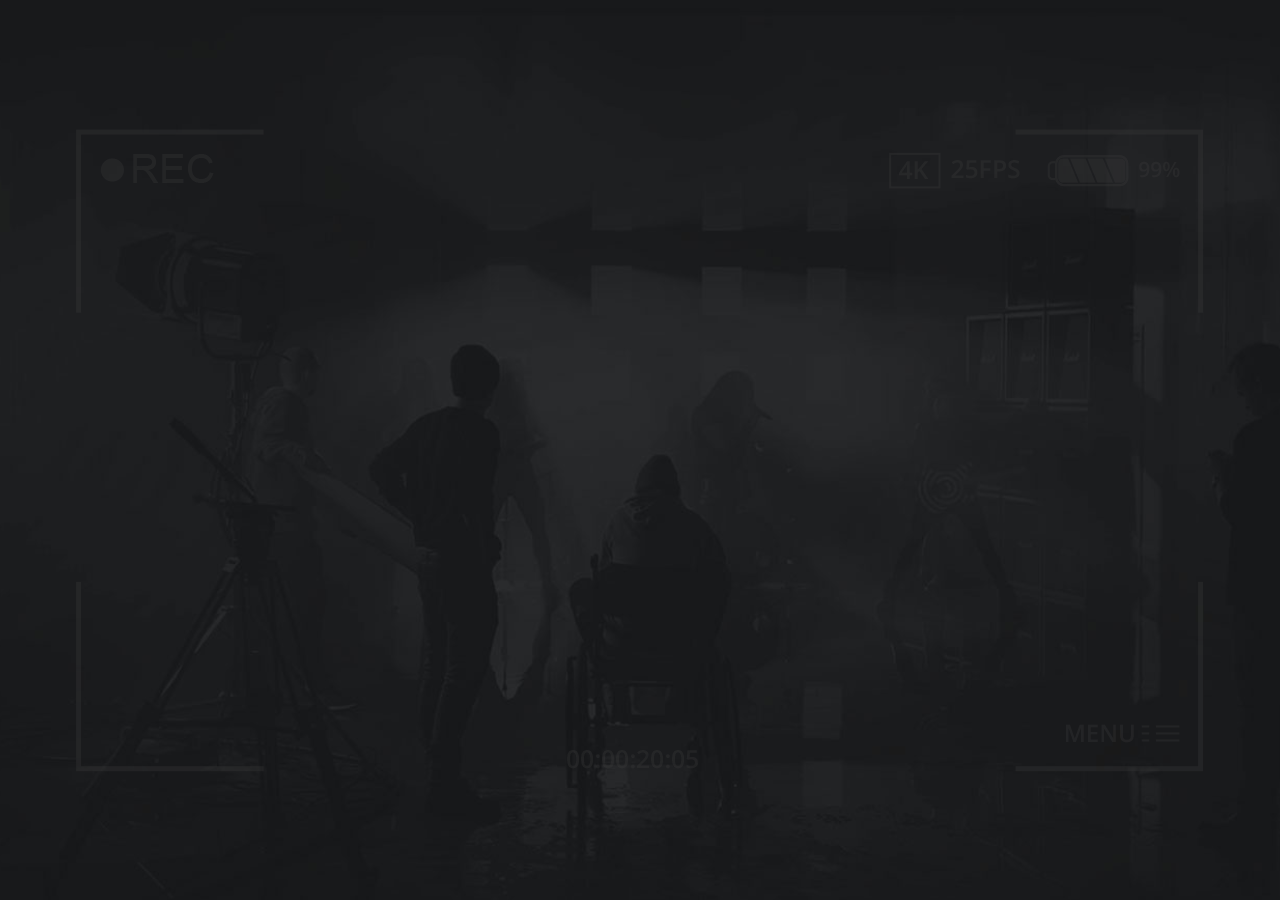
<file: index.html>
<!DOCTYPE html>
<html lang="ru">

<head>
    <meta charset="UTF-8">
    <meta name="viewport" content="width=device-width, initial-scale=1.0">
    <link rel="stylesheet" href="./css/main.css">
    <title>Video Production | Sign</title>
</head>

<body>
    <div class="wrapper sign-page-wrapper">
        <div class="sign">
            <div class="sign-content">
                <div class="logo-sign">
                    <img src="./images/logo-sign.png" alt="logo-sign">
                </div>
                <a href="./main.html" class="btn btn--color--orange">
                    ВОЙТИ
                </a>
            </div>
        </div>
    </div>
</body>

</html>
</file>
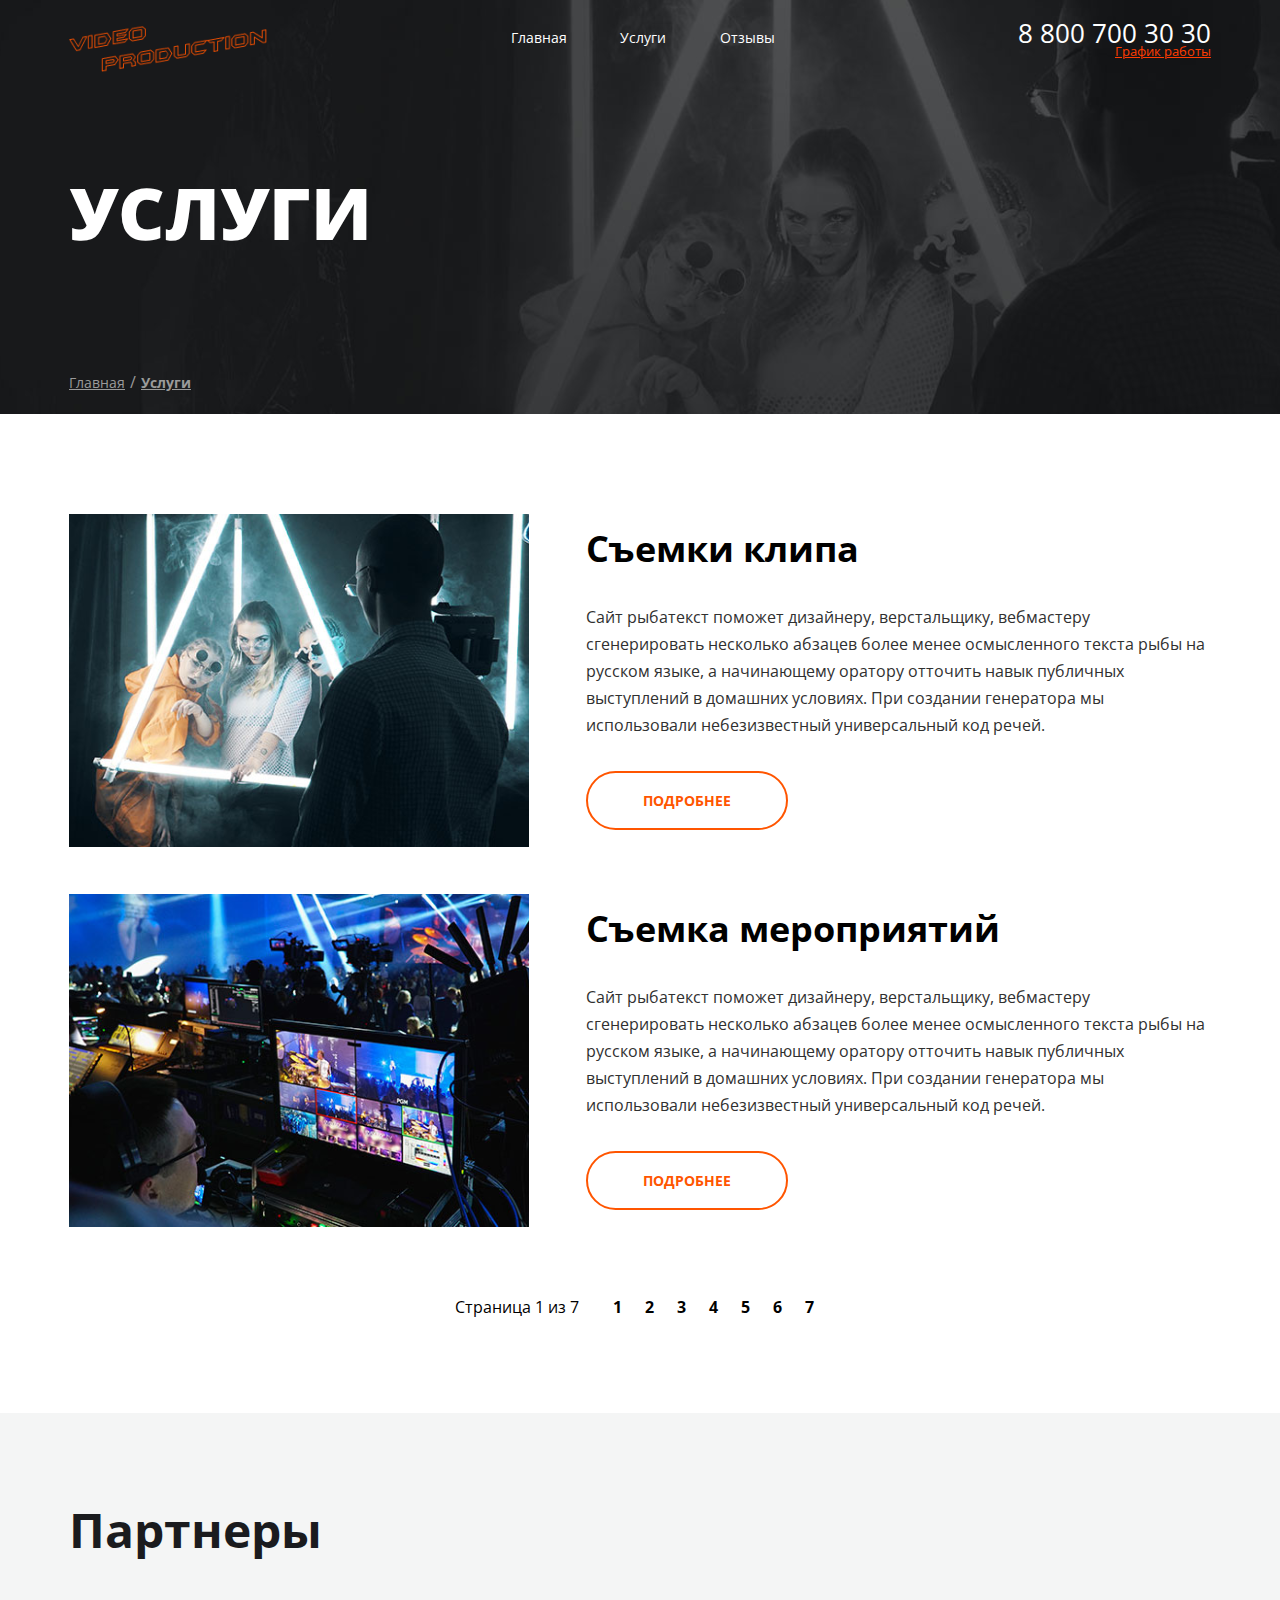
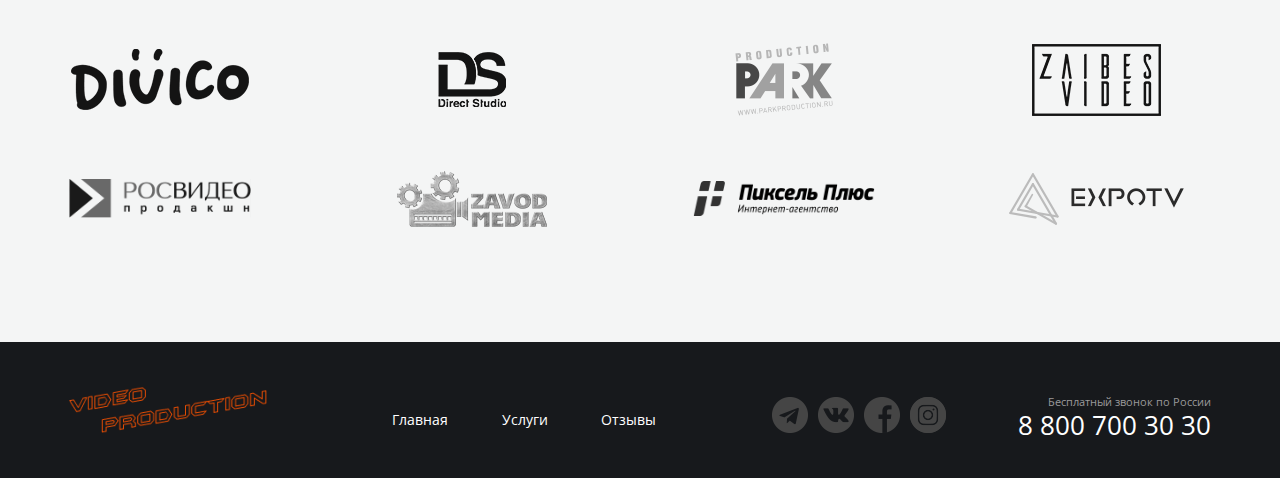
<file: attendances.html>
<!DOCTYPE html>
<html lang="ru">

<head>
    <meta charset="UTF-8">
    <meta name="viewport" content="width=1142, initial-scale=1.0">
    <title>Video Production | Attendances Page</title>

    <link rel="stylesheet" href="./css/main.css">

</head>

<body>
    <div class="wrapper">

        <section class="top-line">
            <div class="container top-line__container">
                <header class="header header--attendances">
                    <a href="./main.html" class="logo">
                        <img src="./images/logo.png" alt="Логотип" class="logo__pic">
                    </a>
                    <nav class="menu">
                        <ul class="menu__list">
                            <li class="menu__item">
                                <a href="./main.html" class="menu__link">Главная</a>
                            </li>
                            <li class="menu__item">
                                <a href="/attendances.html" class="menu__link">Услуги</a>
                            </li>
                            <li class="menu__item">
                                <a href="./reviews.html" class="menu__link">Отзывы</a>
                            </li>
                        </ul>
                    </nav>
                    <address class="contacts">
                        <a href="tel:+78007003030" class="contacts__phone">8 800 700 30 30 </a>
                        <div class="contacts__workhours dropdown">График работы
                            <div class="dropdown__content">
                                <div class="dropdown__text">
                                    <p><b>пн-вс: 09:00 - 20:00</b>
                                    Обед: 14:00 - 14:30</p>
                                </div>
                            </div>
                        </div>
                    </address>
                </header>
                <h1 class="page-title">УСЛУГИ</h1>
                <nav class="breadcrumbs">
                    <ul class="breadcrumbs__list">
                        <li class="breadcrumbs__item">
                            <a href="#" class="breadcrumbs__link">Главная</a>
                        </li>
                        <li class="breadcrumbs__item breadcrumbs__item--active">
                            <a href="#" class="breadcrumbs__link">Услуги</a>
                        </li>
                    </ul>
                </nav>
            </div>
        </section>

        <main class="page-content">
            <div class="container">
                <ul class="attendances">
                    <li class="attendances__item attendance">
                        <div class="attendance__img">
                            <img src="./images/girls.svg" class="attendance__img-elem" alt="clip">
                        </div>
                        <div class="attendance__content">
                            <h2 class="attendance__title">
                                Съемки клипа
                            </h2>
                            <div class="attendance__desc">
                                <p>
                                    Сайт рыбатекст поможет дизайнеру, верстальщику, вебмастеру сгенерировать несколько абзацев более менее осмысленного текста рыбы на русском языке, а начинающему оратору отточить навык публичных выступлений в домашних условиях. При создании генератора мы использовали небезизвестный универсальный код речей. 
                                </p>
                            </div>
                            <a href="#" class="btn btn--color--white attendance__btn">ПОДРОБНЕЕ</a>
                        </div>

                    </li>
                    <li class="attendances__item attendance">
                        <div class="attendance__img">
                            <img src="./images/engineer.svg" class="attendance__img-elem" alt="engineer">
                        </div>
                        <div class="attendance__content">
                            <h2 class="attendance__title">
                                Съемка мероприятий
                            </h2>
                            <div class="attendance__desc">
                                <p>
                                    Сайт рыбатекст поможет дизайнеру, верстальщику, вебмастеру сгенерировать несколько абзацев более менее осмысленного текста рыбы на русском языке, а начинающему оратору отточить навык публичных выступлений в домашних условиях. При создании генератора мы использовали небезизвестный универсальный код речей. 
                                </p>
                            </div>
                            <a href="#" class="btn btn--color--white attendance__btn">ПОДРОБНЕЕ</a>
                        </div>

                    </li>
                </ul>
                <div class="paginator paginator__attendances">
                    <div class="paginator__display paginator--theme--light">Страница 1 из 7</div>
                    <ul class="paginator__list">
                        <li class="paginator__item paginator__item--active"><a href="#"
                                class="paginator__link paginator__link--light">1</a></li>
                        <li class="paginator__item"><a href="#" class="paginator__link paginator__link--light">2</a></li>
                        <li class="paginator__item"><a href="#" class="paginator__link paginator__link--light">3</a></li>
                        <li class="paginator__item"><a href="#" class="paginator__link paginator__link--light">4</a></li>
                        <li class="paginator__item"><a href="#" class="paginator__link paginator__link--light">5</a></li>
                        <li class="paginator__item"><a href="#" class="paginator__link paginator__link--light">6</a></li>
                        <li class="paginator__item"><a href="#" class="paginator__link paginator__link--light">7</a></li>
                    </ul>
                </div>
            </div>
        </main>

        <section class="inner-section inner-section--bg--grey">
            <div class="container">
                <h2 class="inner-section__title">Партнеры</h2>
                <ul class="partners">
                    <li class="partners__item">
                        <a href="#" class="partners__link">
                            <img src="./images/divico.svg" alt="divico">
                        </a>
                    </li>
                    <li class="partners__item">
                        <a href="#" class="partners__link">
                            <img src="./images/ds.svg" alt="ds">
                        </a>
                    </li>
                    <li class="partners__item">
                        <a href="#" class="partners__link">
                            <img src="./images/park.svg" alt="park">
                        </a>
                    </li>
                    <li class="partners__item">
                        <a href="#" class="partners__link">
                            <img src="./images/zvibes.svg" alt="zvibes">
                        </a>
                    </li>
                    <li class="partners__item">
                        <a href="#" class="partners__link">
                            <img src="./images/rosvideo.svg" alt="rosvideo">
                        </a>
                    </li>
                    <li class="partners__item">
                        <a href="#" class="partners__link">
                            <img src="./images/zavod.svg" alt="zavod">
                        </a>
                    </li>
                    <li class="partners__item">
                        <a href="#" class="partners__link">
                            <img src="./images/pixel.svg" alt="pixel">
                        </a>
                    </li>
                    <li class="partners__item">
                        <a href="#" class="partners__link">
                            <img src="./images/expotv.svg" alt="expotv">
                        </a>
                    </li>
                </ul>
            </div>
        </section>

        <footer class="inner-footer">
            <div class="container inner-footer__container">
                <div class="footer">
                    <div class="footer--left">
                        <a href="./main.html" class="logo">
                            <img src="./images/logo.png" alt="Логотип" class="logo__pic">
                        </a>
                        <nav class="menu">
                            <ul class="menu__list">
                                <li class="menu__item">
                                    <a href="./main.html" class="menu__link">Главная</a>
                                </li>
                                <li class="menu__item">
                                    <a href="/attendances.html" class="menu__link">Услуги</a>
                                </li>
                                <li class="menu__item">
                                    <a href="./reviews.html" class="menu__link">Отзывы</a>
                                </li>
                            </ul>
                        </nav>
                    </div>
                    <div class="footer--right">
                        <ul class="socials__list">
                            <li class="socials__item socials__item--telegram">
                                <a href="https://web.telegram.org/" target="_blank" rel="noopener noreferrer"
                                    class="socials__link"></a>
                            </li>
                            <li class="socials__item socials__item--vk">
                                <a href="https://vk.com" target="_blank" rel="noopener noreferrer"
                                    class="socials__link"></a>
                            </li>
                            <li class="socials__item socials__item--facebook">
                                <a href="https://ru-ru.facebook.com" target="_blank" rel="noopener noreferrer"
                                    class="socials__link"></a>
                            </li>
                            <li class="socials__item socials__item--instagram">
                                <a href="https://www.instagram.com" target="_blank" rel="noopener noreferrer"
                                    class="socials__link"></a>
                            </li>
                        </ul>
                        <address class="contacts footer__contacts--attendances">
                            <div class="contacts__hint">
                                Бесплатный звонок по России
                            </div>
                            <a href="tel:+78007003030" class="contacts__phone">
                                8 800 700 30 30
                            </a>
                        </address>
                    </div>
                </div>
            </div>
        </footer>
    </div>

</body>

</html>
</file>
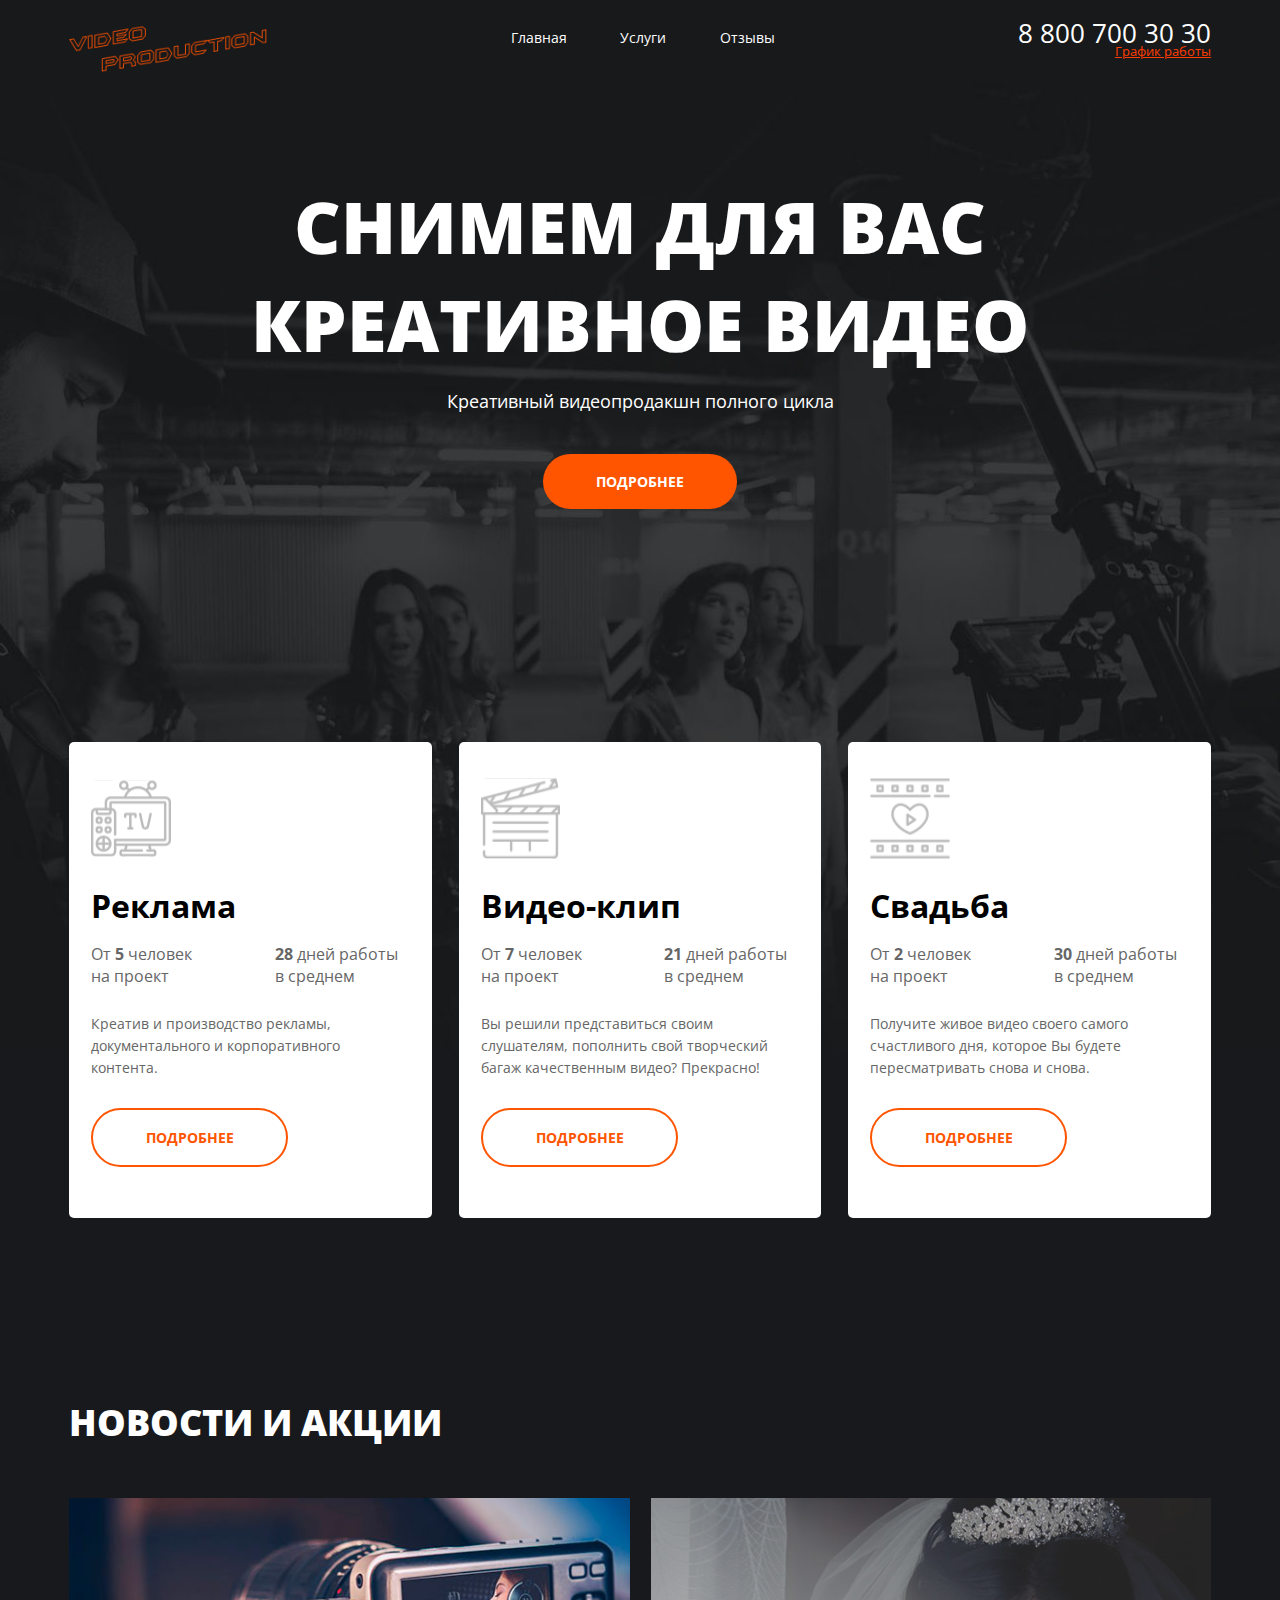
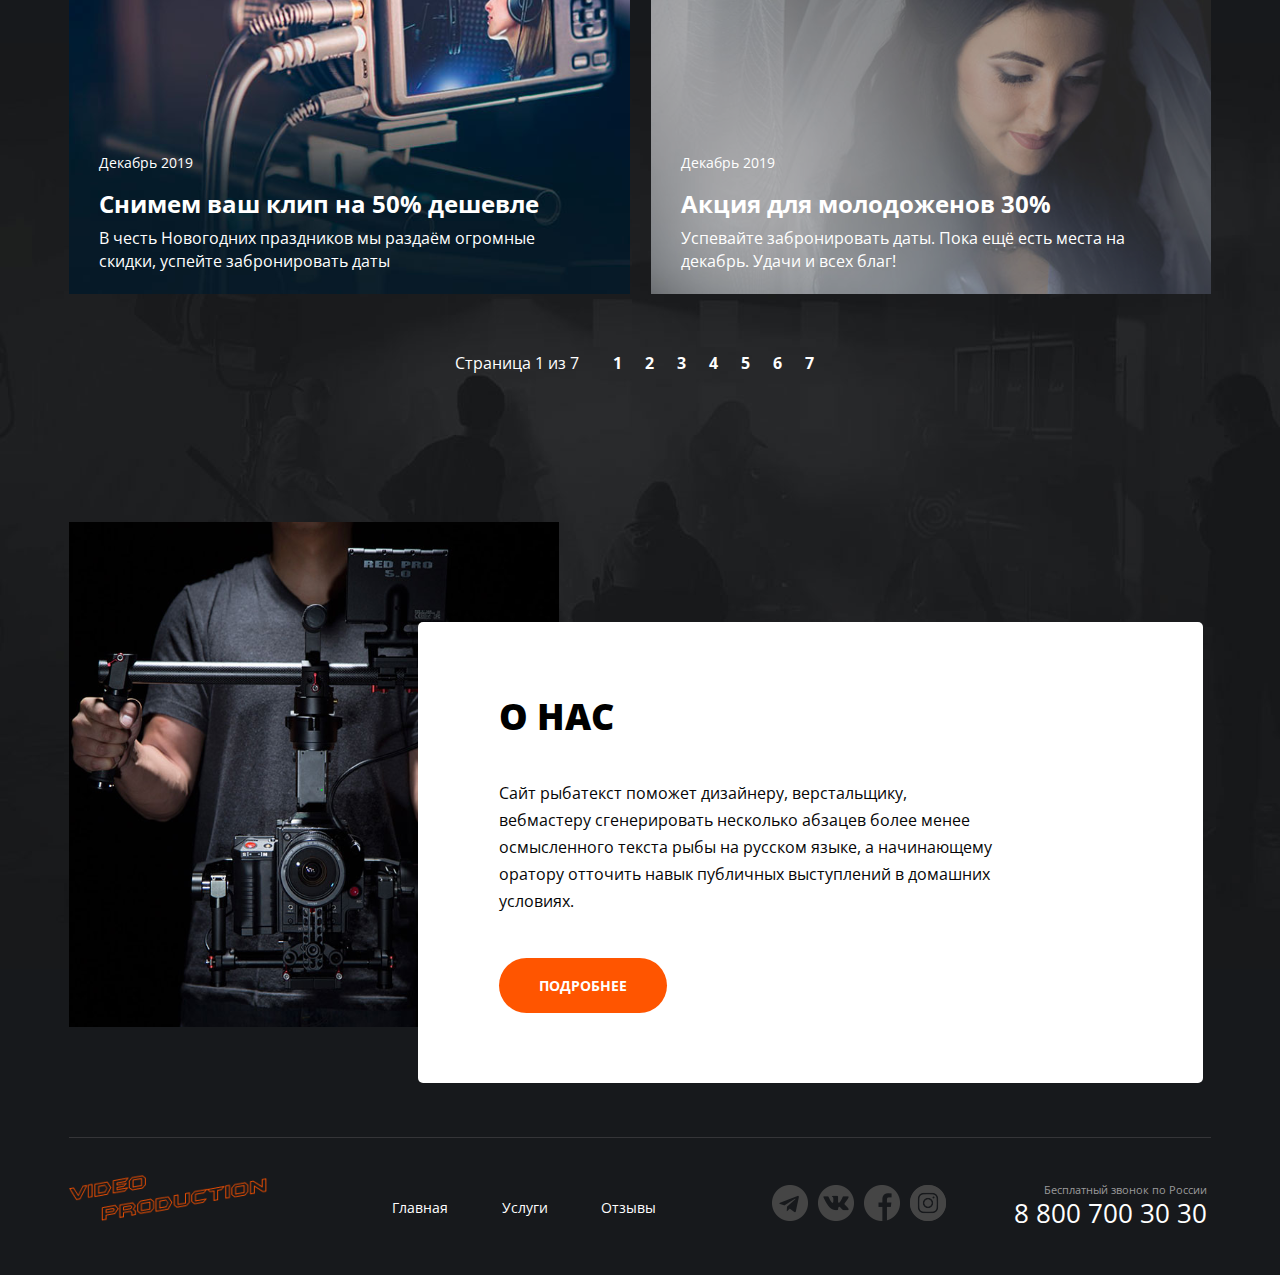
<file: main.html>
<!DOCTYPE html>
<html lang="ru">

<head>
    <meta charset="UTF-8">
    <meta name="viewport" content="width=1142, initial-scale=1.0">
    <title>Video Production</title>

    <link rel="stylesheet" href="./css/main.css">

</head>

<body>
    <div class="wrapper main-page-wrapper">
        <div class="wrapper__content">
            <section class="hero">
                <div class="container">
                    <!--<img src="./images/hero.png" alt="" class="background-top">-->
                    <header class="header">
                        <a href="./main.html" class="logo">
                            <img src="./images/logo.png" alt="Логотип" class="logo__pic">
                        </a>
                        <nav class="menu">
                            <ul class="menu__list">
                                <li class="menu__item">
                                    <a href="./main.html" class="menu__link">Главная</a>
                                </li>
                                <li class="menu__item">
                                    <a href="/attendances.html" class="menu__link">Услуги</a>
                                </li>
                                <li class="menu__item">
                                    <a href="./reviews.html" class="menu__link">Отзывы</a>
                                </li>
                            </ul>
                        </nav>
                        <address class="contacts">
                            <a href="tel:+78007003030" class="contacts__phone">8 800 700 30 30 </a>
                            <div class="contacts__workhours dropdown">График работы
                                <div class="dropdown__content">
                                    <div class="dropdown__text">
                                        <p><b>пн-вс: 09:00 - 20:00</b>
                                        Обед: 14:00 - 14:30</p>
                                    </div>
                                </div>
                            </div>

                        </address>
                    </header>
                    <div class="hero__content">
                        <div class="hero__text-section">
                            <h1 class="hero__title">
                                СНИМЕМ ДЛЯ ВАС КРЕАТИВНОЕ ВИДЕО
                            </h1>

                            <h4 class="hero__subtitle">
                                Креативный видеопродакшн полного цикла
                            </h4>
                            <div class="hero__btn-wrapper">
                                <a href="#" class="btn btn--color--orange">
                                    ПОДРОБНЕЕ
                                </a>
                            </div>
                        </div>
                    </div>
                </div>
            </section>

            <section class="section section__services">
                <div class="container">
                    <div class="services">
                        <ul class="services__list">
                            <li class="services__item service">
                                <img src="./images/tv.svg" alt="Картинка для услуги - Реклама" class="service__img">
                                <h3 class="service__name">
                                    Реклама
                                </h3>
                                <ul class="service__texts service">
                                    <li class="service__workers">
                                        От <b>5</b> человек на проект
                                    </li>
                                    <li class="service__days">
                                        <b>28</b> дней работы в среднем
                                    </li>
                                </ul>
                                <p class="service__description">
                                    Креатив и производство рекламы, документального и корпоративного контента.
                                </p>
                                <div class="service__btn-wrapper">
                                    <a href="#" class="btn btn--color--white">
                                        ПОДРОБНЕЕ
                                    </a>
                                </div>

                            </li>
                            <li class="services__item service">
                                <img src="./images/clapper.svg" alt="Картинка для услуги - Видео-клип"
                                    class="service__img">
                                <h3 class="service__name">
                                    Видео-клип
                                </h3>
                                <ul class="service__texts service">
                                    <li class="service__workers">
                                        От <b>7</b> человек на проект
                                    </li>
                                    <li class="service__days">
                                        <b>21</b> дней работы в среднем
                                    </li>
                                </ul>
                                <p class="service__description">
                                    Вы решили представиться своим слушателям, пополнить свой творческий багаж
                                    качественным
                                    видео? Прекрасно!
                                </p>
                                <div class="service__btn-wrapper">
                                    <a href="#" class="btn btn--color--white">
                                        ПОДРОБНЕЕ
                                    </a>
                                </div>
                            </li>
                            <li class="services__item service">
                                <img src="./images/film.svg" alt="Картинка для услуги - Свадьба" class="service__img">
                                <h3 class="service__name">
                                    Свадьба
                                </h3>
                                <ul class="service__texts service">
                                    <li class="service__workers">
                                        От <b>2</b> человек на проект
                                    </li>
                                    <li class="service__days">
                                        <b>30</b> дней работы в среднем
                                    </li>
                                    
                                </ul>
                                <p class="service__description">
                                    Получите живое видео своего самого счастливого дня, которое Вы будете
                                    пересматривать
                                    снова и снова.
                                </p>
                                <div class="service__btn-wrapper">
                                    <a href="#" class="btn btn--color--white">
                                        ПОДРОБНЕЕ
                                    </a>
                                </div>
                            </li>
                        </ul>
                    </div>

                </div>
            </section>


            <section class="section news-promotions">
                <div class="container">
                    <div class="news-promotions">
                        <div class="news-promotions__title">
                            <h2 class="news-promotions__title__text">
                                НОВОСТИ И АКЦИИ
                            </h2>
                        </div>
                        <div class="news-promotions__content">
                            <ul class="news-promotions__list">
                                <li class="news-promotions__item promotion">
                                    <img src="./images/camera.svg" alt="camera-img" class="promotion-img">
                                    <div class="promotion__text-content">
                                        <time class="promotion__date">
                                            Декабрь 2019
                                        </time>
                                        <div class="promotion__title">
                                            Снимем ваш клип на 50% дешевле
                                        </div>
                                        <div class="promotion__description">
                                            В честь Новогодних праздников мы раздаём огромные скидки, успейте
                                            забронировать
                                            даты
                                        </div>
                                    </div>
                                </li>
                                <li class="news-promotions__item promotion">
                                    <img src="./images/wedding.svg" alt="" class="promotion-img promotion-img__wedding">
                                    <div class="promotion__text-content">
                                        <time class="promotion__date">
                                            Декабрь 2019
                                        </time>
                                        <div class="promotion__title">
                                            Акция для молодоженов 30%
                                        </div>
                                        <div class="promotion__description">
                                            Успевайте забронировать даты. Пока ещё есть места на декабрь. Удачи и всех
                                            благ!
                                        </div>
                                    </div>
                                </li>
                            </ul>
                            <div class="paginator">
                                <div class="paginator__display">Страница 1 из 7</div>
                                <ul class="paginator__list">
                                    <li class="paginator__item paginator__item--active"><a href="#"
                                            class="paginator__link">1</a></li>
                                    <li class="paginator__item"><a href="#" class="paginator__link">2</a></li>
                                    <li class="paginator__item"><a href="#" class="paginator__link">3</a></li>
                                    <li class="paginator__item"><a href="#" class="paginator__link">4</a></li>
                                    <li class="paginator__item"><a href="#" class="paginator__link">5</a></li>
                                    <li class="paginator__item"><a href="#" class="paginator__link">6</a></li>
                                    <li class="paginator__item"><a href="#" class="paginator__link">7</a></li>
                                </ul>
                            </div>
                        </div>

                    </div>
                </div>
            </section>
            <section class="section section__represent">
                <div class="container">
                    <div class="represent">
                        <div class="represent__block">
                            <div class="represent__content">
                                <h2 class="represent__title">
                                    О НАС
                                </h2>
                                <div class="represent__description-text">
                                    <p>
                                        Сайт рыбатекст поможет дизайнеру, верстальщику, вебмастеру сгенерировать
                                        несколько
                                        абзацев более менее осмысленного текста рыбы на русском языке, а начинающему
                                        оратору
                                        отточить навык публичных выступлений в домашних условиях.
                                    </p>
                                </div>
                                <div class="represent__btn-wrapper">
                                    <a href="#" class="btn btn--color--orange">
                                        ПОДРОБНЕЕ
                                    </a>
                                </div>
                            </div>
                        </div>
                    </div>
                </div>
            </section>
        </div>
        <footer class="footer-container">
            <div class="container footer-container__content">
                <div class="footer footer-container__section">
                    <div class="footer--left">
                        <a href="./main.html" class="logo">
                            <img src="./images/logo.png" alt="Логотип" class="logo__pic">
                        </a>
                        <nav class="menu">
                            <ul class="menu__list">
                                <li class="menu__item">
                                    <a href="./main.html" class="menu__link">Главная</a>
                                </li>
                                <li class="menu__item">
                                    <a href="/attendances.html" class="menu__link">Услуги</a>
                                </li>
                                <li class="menu__item">
                                    <a href="./reviews.html" class="menu__link">Отзывы</a>
                                </li>
                            </ul>
                        </nav>
                    </div>
                    <div class="footer--right">
                        <ul class="socials__list">
                            <li class="socials__item socials__item--telegram">
                                <a href="https://web.telegram.org/" target="_blank" rel="noopener noreferrer"
                                    class="socials__link"></a>
                            </li>
                            <li class="socials__item socials__item--vk">
                                <a href="https://vk.com" target="_blank" rel="noopener noreferrer"
                                    class="socials__link"></a>
                            </li>
                            <li class="socials__item socials__item--facebook">
                                <a href="https://ru-ru.facebook.com" target="_blank" rel="noopener noreferrer"
                                    class="socials__link"></a>
                            </li>
                            <li class="socials__item socials__item--instagram">
                                <a href="https://www.instagram.com" target="_blank" rel="noopener noreferrer"
                                    class="socials__link"></a>
                            </li>
                        </ul>
                        <address class="contacts footer__contacts">
                            <div class="contacts__hint">
                                Бесплатный звонок по России
                            </div>
                            <a href="tel:+78007003030" class="contacts__phone">
                                8 800 700 30 30
                            </a>
                        </address>
                    </div>
                </div>
            </div>
        </footer>
    </div>

</body>

</html>
</file>
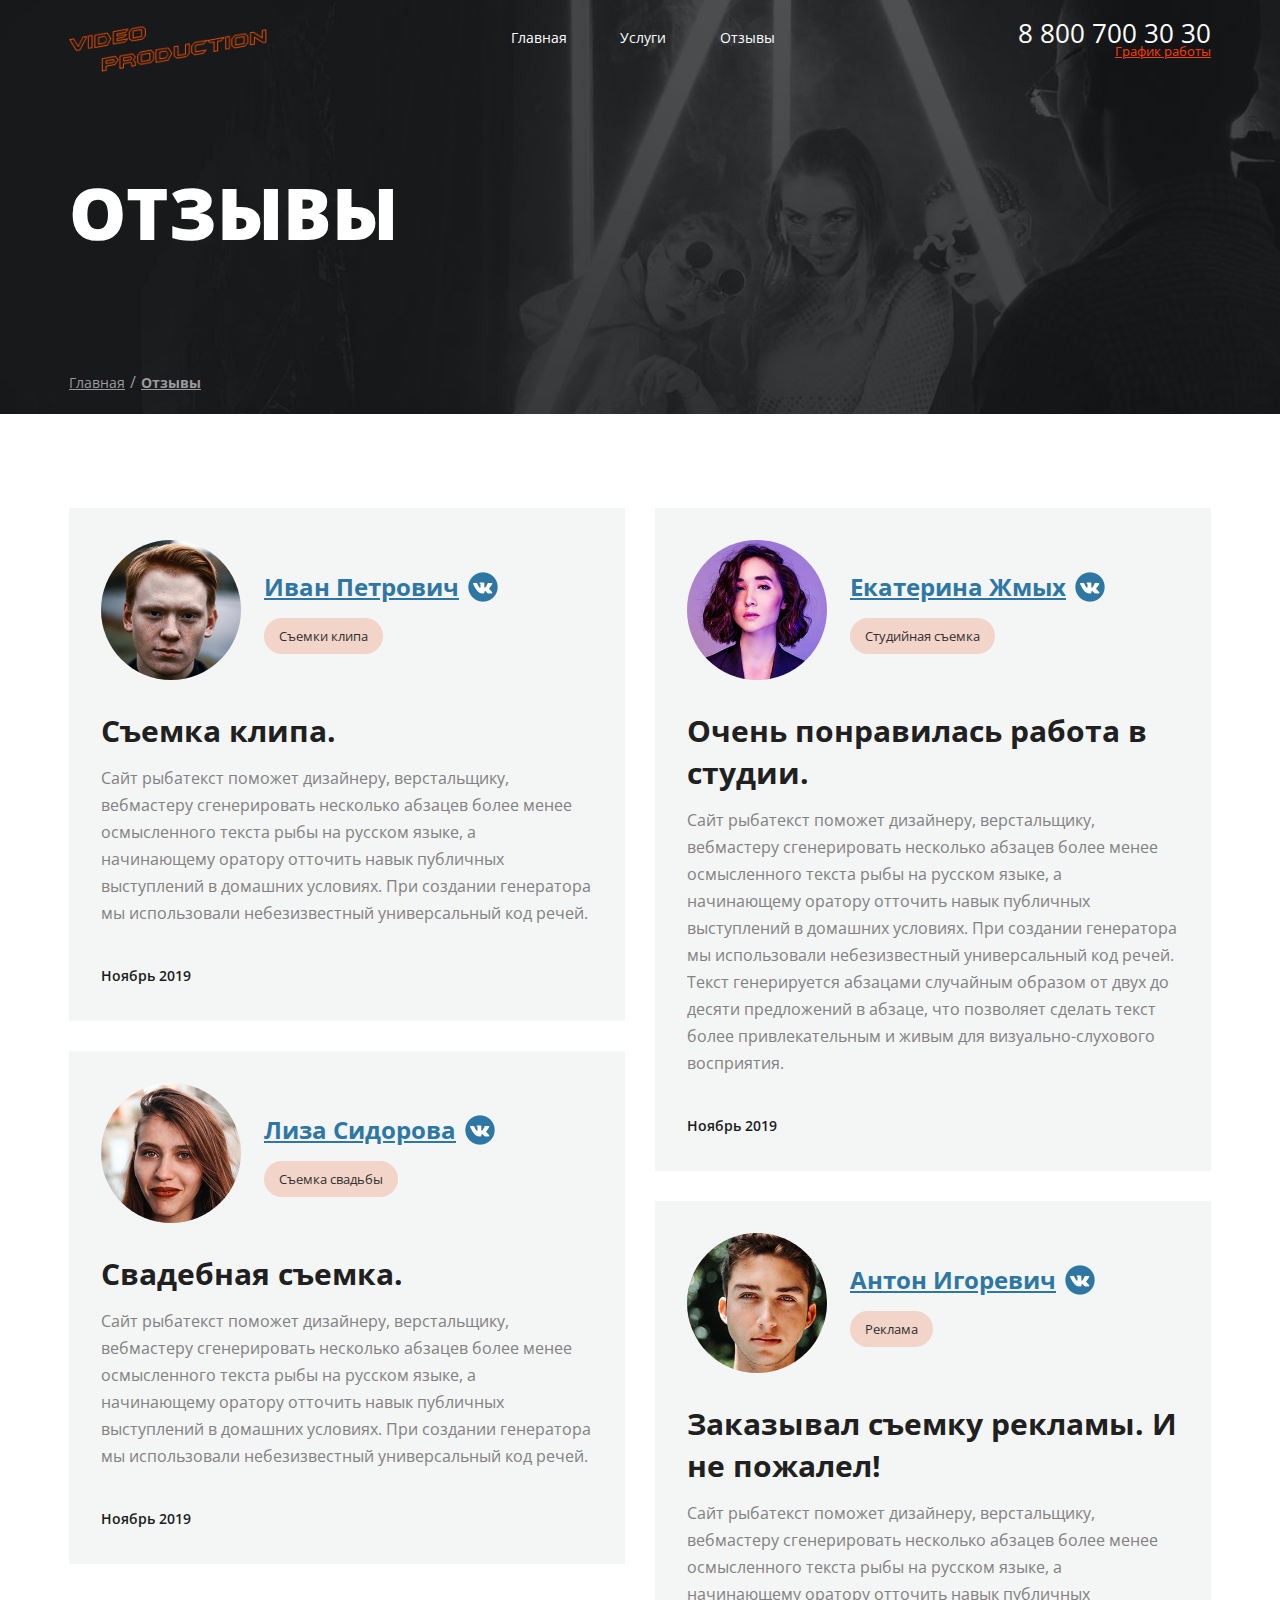
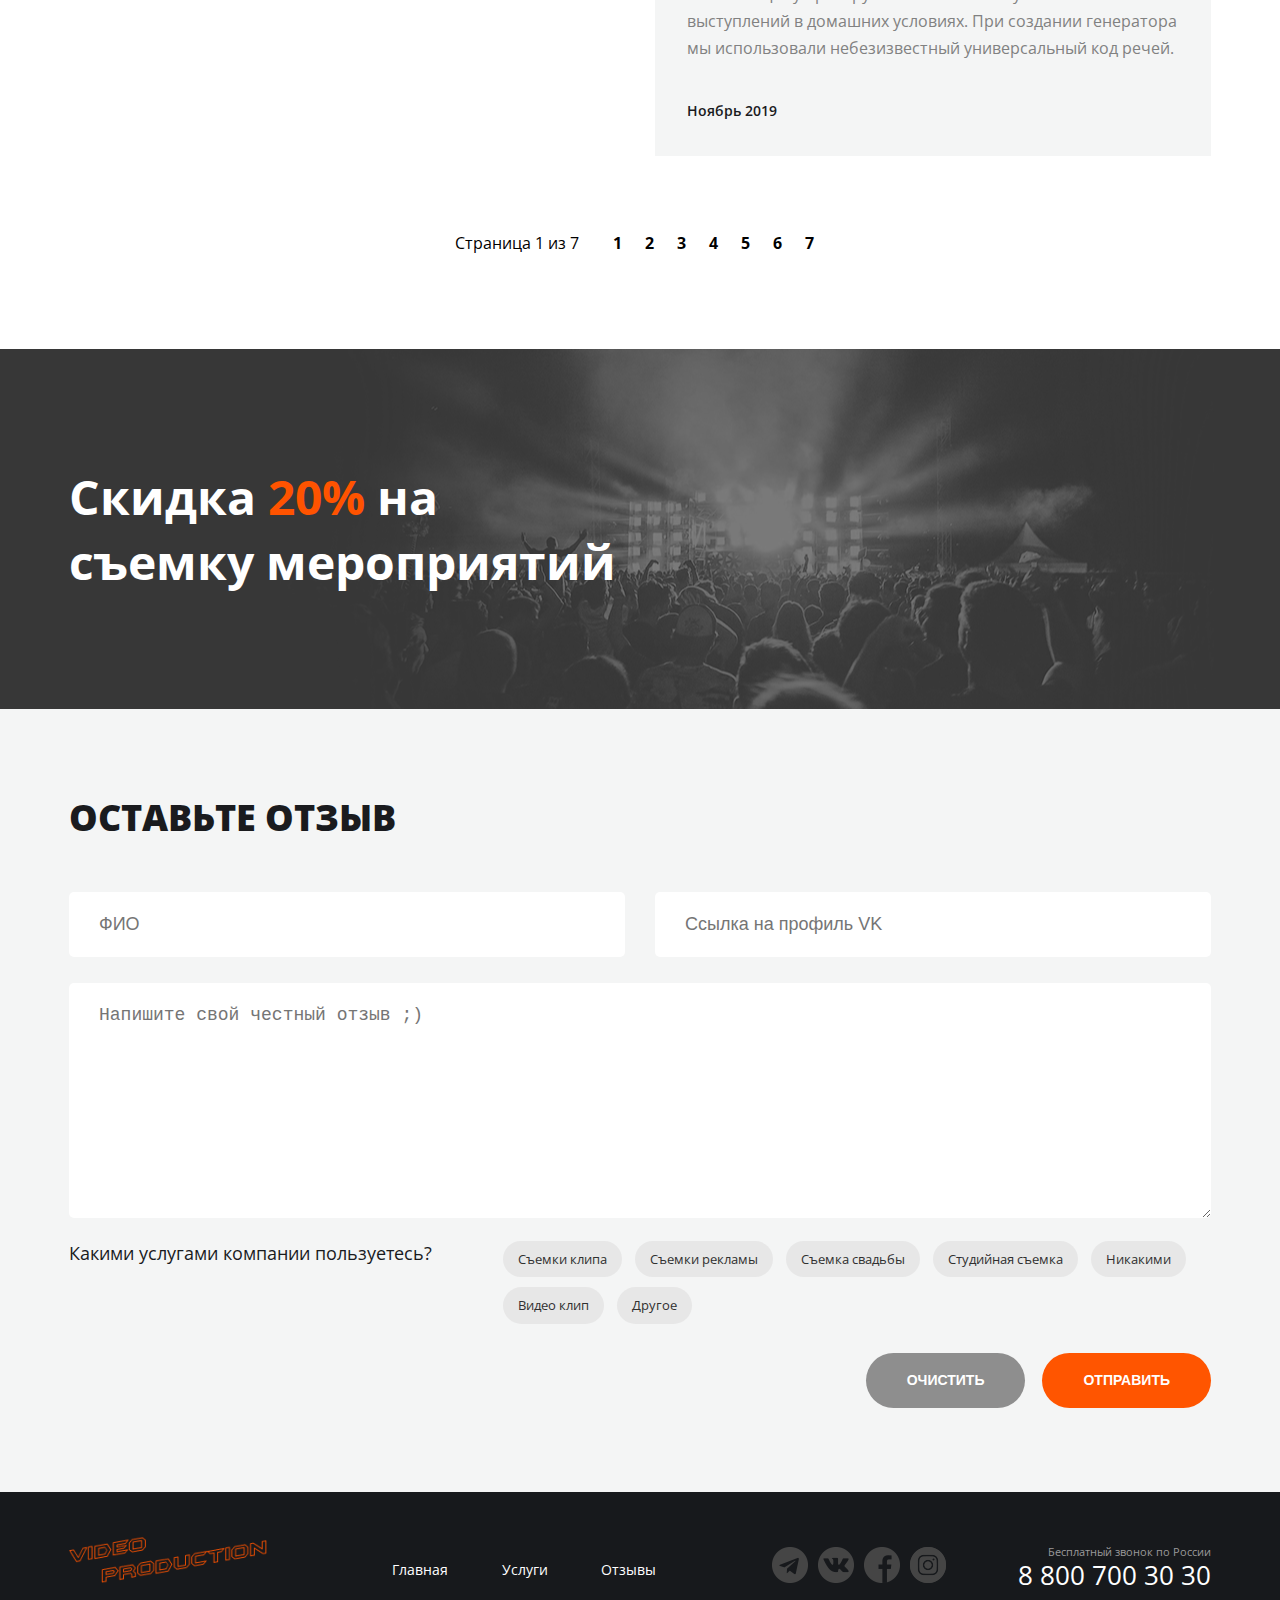
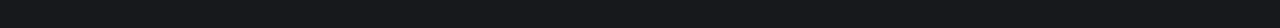
<file: reviews.html>
<!DOCTYPE html>
<html lang="ru">

<head>
    <meta charset="UTF-8">
    <meta name="viewport" content="width=1142, initial-scale=1.0">
    <title>Video Production | Reviews Page</title>

    <link rel="stylesheet" href="./css/main.css">

</head>

<body>
    <div class="wrapper">

        <section class="top-line">
            <div class="container top-line__container">
                <header class="header header--attendances">
                    <a href="./main.html" class="logo">
                        <img src="./images/logo.png" alt="Логотип" class="logo__pic">
                    </a>
                    <nav class="menu">
                        <ul class="menu__list">
                            <li class="menu__item">
                                <a href="./main.html" class="menu__link">Главная</a>
                            </li>
                            <li class="menu__item">
                                <a href="/attendances.html" class="menu__link">Услуги</a>
                            </li>
                            <li class="menu__item">
                                <a href="./reviews.html" class="menu__link">Отзывы</a>
                            </li>
                        </ul>
                    </nav>
                    <address class="contacts">
                        <a href="tel:+78007003030" class="contacts__phone">8 800 700 30 30 </a>
                        <div class="contacts__workhours dropdown">График работы
                            <div class="dropdown__content">
                                <div class="dropdown__text">
                                    <p><b>пн-вс: 09:00 - 20:00</b>
                                    Обед: 14:00 - 14:30</p>
                                </div>
                            </div>
                        </div>
                    </address>
                </header>
                <h1 class="page-title">ОТЗЫВЫ</h1>
                <nav class="breadcrumbs">
                    <ul class="breadcrumbs__list">
                        <li class="breadcrumbs__item">
                            <a href="#" class="breadcrumbs__link">Главная</a>
                        </li>
                        <li class="breadcrumbs__item breadcrumbs__item--active">
                            <a href="#" class="breadcrumbs__link">Отзывы</a>
                        </li>
                    </ul>
                </nav>
            </div>
        </section>

        <main class="page-content page-content--reviews">
            <div class="container">
                <ul class="reviews">
                    <li class="reviews__item review">
                        <div class="review__header">
                            <div class="review__photo">
                                <div class="avatar">
                                    <img src="./images/avatars/Ivan.jpeg" alt="user" class="avatar__img">
                                </div>
                            </div>
                            <div class="review__userdata">
                                <a href="#" class="review__user">Иван Петрович</a>
                                <ul class="review__tags">
                                    <li class="review__tag-item tag tag--bg--orange">Съемки клипа</li>
                                </ul>
                            </div>
                        </div>
                        <div class="review__content">
                            <h3 class="review__title">Съемка клипа.</h3>
                            <div class="review__content-text">
                                <p>
                                    Сайт рыбатекст поможет дизайнеру, верстальщику, вебмастеру сгенерировать несколько абзацев более менее осмысленного текста рыбы на русском языке, а начинающему оратору отточить навык публичных выступлений в домашних условиях. При создании генератора мы использовали небезизвестный универсальный код речей. 
                                </p>
                            </div>
                            <time class="review__date">Ноябрь 2019</time>
                        </div>
                    </li>
                    <li class="reviews__item review">
                        <div class="review__header">
                            <div class="review__photo">
                                <div class="avatar">
                                    <img src="./images/avatars/lisa.jpeg" alt="user" class="avatar__img">
                                </div>
                            </div>
                            <div class="review__userdata">
                                <a href="#" class="review__user">Лиза Сидорова</a>
                                <ul class="review__tags">
                                    <li class="review__tag-item tag tag--bg--orange">Съемка свадьбы</li>
                                </ul>
                            </div>
                        </div>
                        <div class="review__content">
                            <h3 class="review__title">Свадебная съемка.</h3>
                            <div class="review__content-text">
                                <p>
                                    Сайт рыбатекст поможет дизайнеру, верстальщику, вебмастеру сгенерировать несколько абзацев более менее осмысленного текста рыбы на русском языке, а начинающему оратору отточить навык публичных выступлений в домашних условиях. При создании генератора мы использовали небезизвестный универсальный код речей. 
                                </p>
                            </div>
                            <time class="review__date">Ноябрь 2019</time>
                        </div>
                    </li>
                    <li class="reviews__item review">
                        <div class="review__header">
                            <div class="review__photo">
                                <div class="avatar">
                                    <img src="./images/avatars/Kate.jpeg" alt="user" class="avatar__img">
                                </div>
                            </div>
                            <div class="review__userdata">
                                <a href="#" class="review__user">Екатерина Жмых</a>
                                <ul class="review__tags">
                                    <li class="review__tag-item tag tag--bg--orange">Студийная съемка</li>
                                </ul>
                            </div>
                        </div>
                        <div class="review__content">
                            <h3 class="review__title">Очень понравилась работа в студии.</h3>
                            <div class="review__content-text">
                                <p>
                                    Сайт рыбатекст поможет дизайнеру, верстальщику, вебмастеру сгенерировать несколько абзацев более менее осмысленного текста рыбы на русском языке, а начинающему оратору отточить навык публичных выступлений в домашних условиях. При создании генератора мы использовали небезизвестный универсальный код речей. Текст генерируется абзацами случайным образом от двух до десяти предложений в абзаце, что позволяет сделать текст более привлекательным и живым для визуально-слухового восприятия.
                                </p>
                            </div>
                            <time class="review__date">Ноябрь 2019</time>
                        </div>
                    </li>
                    <li class="reviews__item review">
                        <div class="review__header">
                            <div class="review__photo">
                                <div class="avatar">
                                    <img src="./images/avatars/anton.jpeg" alt="user" class="avatar__img">
                                </div>
                            </div>
                            <div class="review__userdata">
                                <a href="#" class="review__user">Антон Игоревич</a>
                                <ul class="review__tags">
                                    <li class="review__tag-item tag tag--bg--orange">Реклама</li>
                                </ul>
                            </div>
                        </div>
                        <div class="review__content">
                            <h3 class="review__title">Заказывал съемку рекламы.
                                И не пожалел!</h3>
                            <div class="review__content-text">
                                <p>
                                    Сайт рыбатекст поможет дизайнеру, верстальщику, вебмастеру сгенерировать несколько абзацев более менее осмысленного текста рыбы на русском языке, а начинающему оратору отточить навык публичных выступлений в домашних условиях. При создании генератора мы использовали небезизвестный универсальный код речей. 
                                </p>
                            </div>
                            <time class="review__date">Ноябрь 2019</time>
                        </div>
                    </li>
                </ul>
                <div class="paginator paginator__attendances">
                    <div class="paginator__display paginator--theme--light">Страница 1 из 7</div>
                    <ul class="paginator__list">
                        <li class="paginator__item paginator__item--active"><a href="#"
                                class="paginator__link paginator__link--light">1</a></li>
                        <li class="paginator__item"><a href="#" class="paginator__link paginator__link--light">2</a></li>
                        <li class="paginator__item"><a href="#" class="paginator__link paginator__link--light">3</a></li>
                        <li class="paginator__item"><a href="#" class="paginator__link paginator__link--light">4</a></li>
                        <li class="paginator__item"><a href="#" class="paginator__link paginator__link--light">5</a></li>
                        <li class="paginator__item"><a href="#" class="paginator__link paginator__link--light">6</a></li>
                        <li class="paginator__item"><a href="#" class="paginator__link paginator__link--light">7</a></li>
                    </ul>
                </div>
            </div>
        </main>

        <section class="separator">
            <div class="container">
                <div class="separator__content">
                    <h2 class="separator__title">
                        Скидка <span class="separator__title--text--orange">20%</span> на съемку мероприятий
                    </h2>
                </div>
            </div>
        </section>

        <section class="inner-section inner-section--bg--grey">
            <div class="container">
                <h2 class="inner-section__title inner-section__title--reviews">
                    Оставьте отзыв
                </h2>
                <form class="form">
                    <div class="form__row">
                        <input type="text" placeholder="ФИО" class="form__input">
                        <input type="text" placeholder="Ссылка на профиль VK" class="form__input">
                    </div>
                    <div class="form__row form__row--last">
                        <textarea placeholder="Напишите свой честный отзыв ;)" class="form__input form__input--texarea"></textarea>
                    </div>
                    <div class="form__controls">
                        <div class="form__controls-title">Какими услугами компании пользуетесь?</div>
                        <ul class="controls">
                            <li class="controls__item control">
                                <label class="controls__elem">
                                    <input type="checkbox" class="controls__checkbox">
                                    <div class="tag controls__tag">Съемки клипа</div>
                                </label>
                            </li>
                            <li class="controls__item control">
                                <label class="controls__elem">
                                    <input type="checkbox" class="controls__checkbox">
                                    <div class="tag controls__tag">Съемки рекламы</div>
                                </label>
                            </li>
                            <li class="controls__item control">
                                <label class="controls__elem">
                                    <input type="checkbox" class="controls__checkbox">
                                    <div class="tag controls__tag">Съемка свадьбы</div>
                                </label>
                            </li>
                            <li class="controls__item control">
                                <label class="controls__elem">
                                    <input type="checkbox" class="controls__checkbox">
                                    <div class="tag controls__tag">Студийная съемка</div>
                                </label>
                            </li>
                            <li class="controls__item control">
                                <label class="controls__elem">
                                    <input type="checkbox" class="controls__checkbox">
                                    <div class="tag controls__tag">Никакими</div>
                                </label>
                            </li>
                            <li class="controls__item control">
                                <label class="controls__elem">
                                    <input type="checkbox" class="controls__checkbox">
                                    <div class="tag controls__tag">Видео клип</div>
                                </label>
                            </li>
                            <li class="controls__item control">
                                <label class="controls__elem">
                                    <input type="checkbox" class="controls__checkbox">
                                    <div class="tag controls__tag">Другое</div>
                                </label>
                            </li>
                        </ul>
                    </div>
                    <div class="form__btns">
                        <button class="btn form__btn btn--color--gray">ОЧИСТИТЬ</button>
                        <button class="btn form__btn btn--color--orange">ОТПРАВИТЬ</button>
                    </div>
                    
                </form>
            </div>
            
        </section>

        <footer class="inner-footer">
            <div class="container inner-footer__container">
                <div class="footer">
                    <div class="footer--left">
                        <a href="./main.html" class="logo">
                            <img src="./images/logo.png" alt="Логотип" class="logo__pic">
                        </a>
                        <nav class="menu">
                            <ul class="menu__list">
                                <li class="menu__item">
                                    <a href="./main.html" class="menu__link">Главная</a>
                                </li>
                                <li class="menu__item">
                                    <a href="/attendances.html" class="menu__link">Услуги</a>
                                </li>
                                <li class="menu__item">
                                    <a href="./reviews.html" class="menu__link">Отзывы</a>
                                </li>
                            </ul>
                        </nav>
                    </div>
                    <div class="footer--right">
                        <ul class="socials__list">
                            <li class="socials__item socials__item--telegram">
                                <a href="https://web.telegram.org/" target="_blank" rel="noopener noreferrer"
                                    class="socials__link"></a>
                            </li>
                            <li class="socials__item socials__item--vk">
                                <a href="https://vk.com" target="_blank" rel="noopener noreferrer"
                                    class="socials__link"></a>
                            </li>
                            <li class="socials__item socials__item--facebook">
                                <a href="https://ru-ru.facebook.com" target="_blank" rel="noopener noreferrer"
                                    class="socials__link"></a>
                            </li>
                            <li class="socials__item socials__item--instagram">
                                <a href="https://www.instagram.com" target="_blank" rel="noopener noreferrer"
                                    class="socials__link"></a>
                            </li>
                        </ul>
                        <address class="contacts footer__contacts--attendances">
                            <div class="contacts__hint">
                                Бесплатный звонок по России
                            </div>
                            <a href="tel:+78007003030" class="contacts__phone">
                                8 800 700 30 30
                            </a>
                        </address>
                    </div>
                </div>
            </div>
        </footer>
    </div>

</body>

</html>
</file>
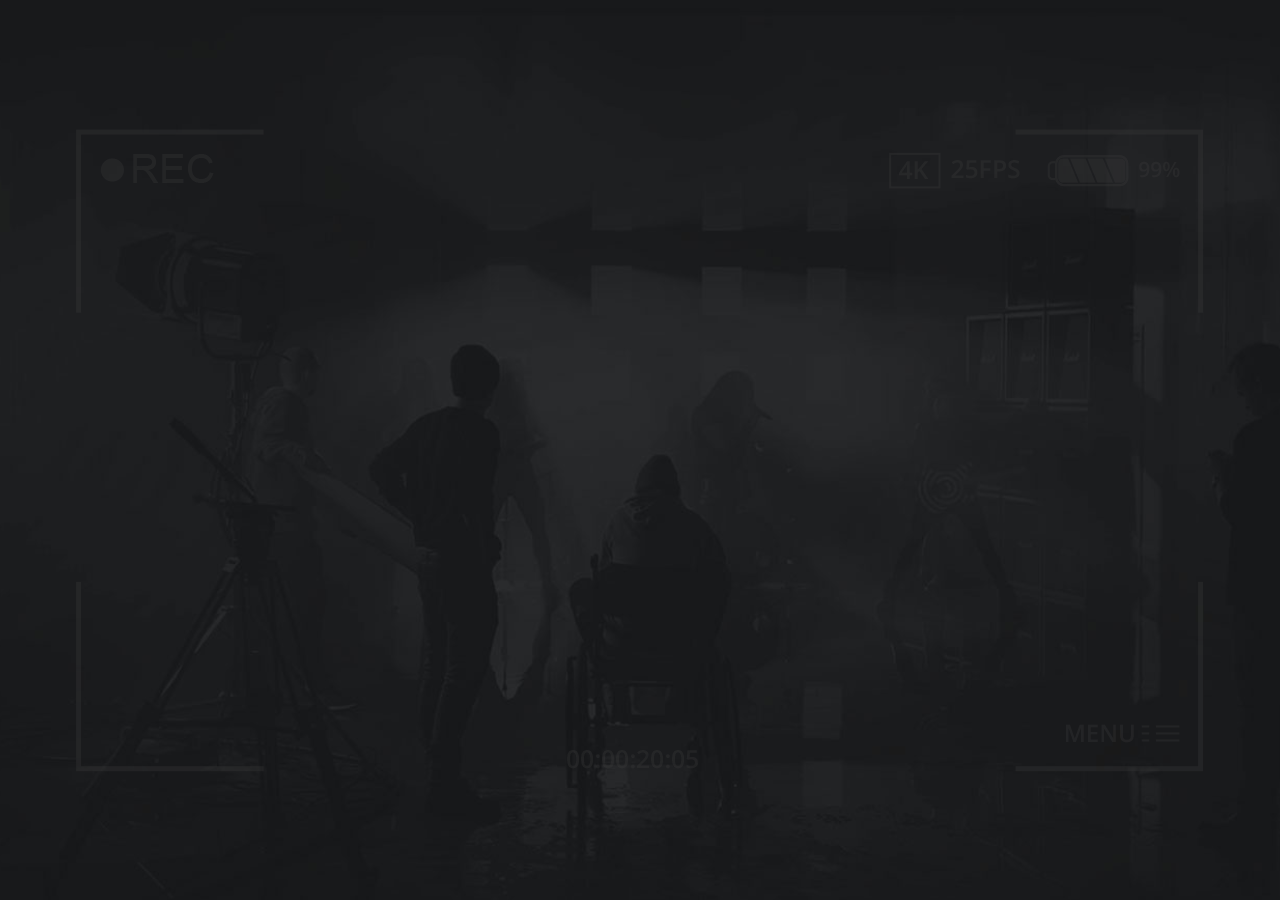
<file: sign.html>
<!DOCTYPE html>
<html lang="ru">

<head>
    <meta charset="UTF-8">
    <meta name="viewport" content="width=device-width, initial-scale=1.0">
    <link rel="stylesheet" href="./css/main.css">
    <title>Video Production | Sign</title>
</head>

<body>
    <div class="wrapper sign-page-wrapper">
        <div class="sign">
            <div class="sign-content">
                <div class="logo-sign">
                    <img src="./images/logo-sign.png" alt="logo-sign">
                </div>
                <a href="./index.html" class="btn btn--color--orange">
                    ВОЙТИ
                </a>
            </div>
        </div>
    </div>
</body>

</html>
</file>
<file: css/main.css>
@import url('./layout/fonts.css');
@import url('./layout/base.css');
@import url('./blocks/header.css');
@import url('./blocks/logo.css');
@import url('./blocks/menu.css');
@import url('./blocks/contacts.css');
@import url('./blocks/hero.css');
@import url('./blocks/btn.css');
@import url('./blocks/main-page-wrapper.css');
@import url('./blocks/section.css');
@import url('./blocks/services.css');
@import url('./blocks/news-promotions.css');
@import url('./blocks/paginator.css');
@import url('./blocks/represent.css');
@import url('./blocks/footer.css');
@import url('./blocks/socials.css');
@import url('./blocks/top-line.css');
@import url('./blocks/page-title.css');
@import url('./blocks/breadcrumbs.css');
@import url('./blocks/page-content.css');
@import url('./blocks/attendances.css');
@import url('./blocks/partners.css');
@import url('./blocks/inner-section.css');
@import url('./blocks/inner-footer.css');
@import url('./blocks/sign.css');
@import url('./blocks/dropdown.css');
@import url('./blocks/reviews.css');
@import url('./blocks/avatar.css');
@import url('./blocks/separator.css');
@import url('./blocks/form.css');
@import url('./blocks/controls.css');
/*Services Page*/
</file>
